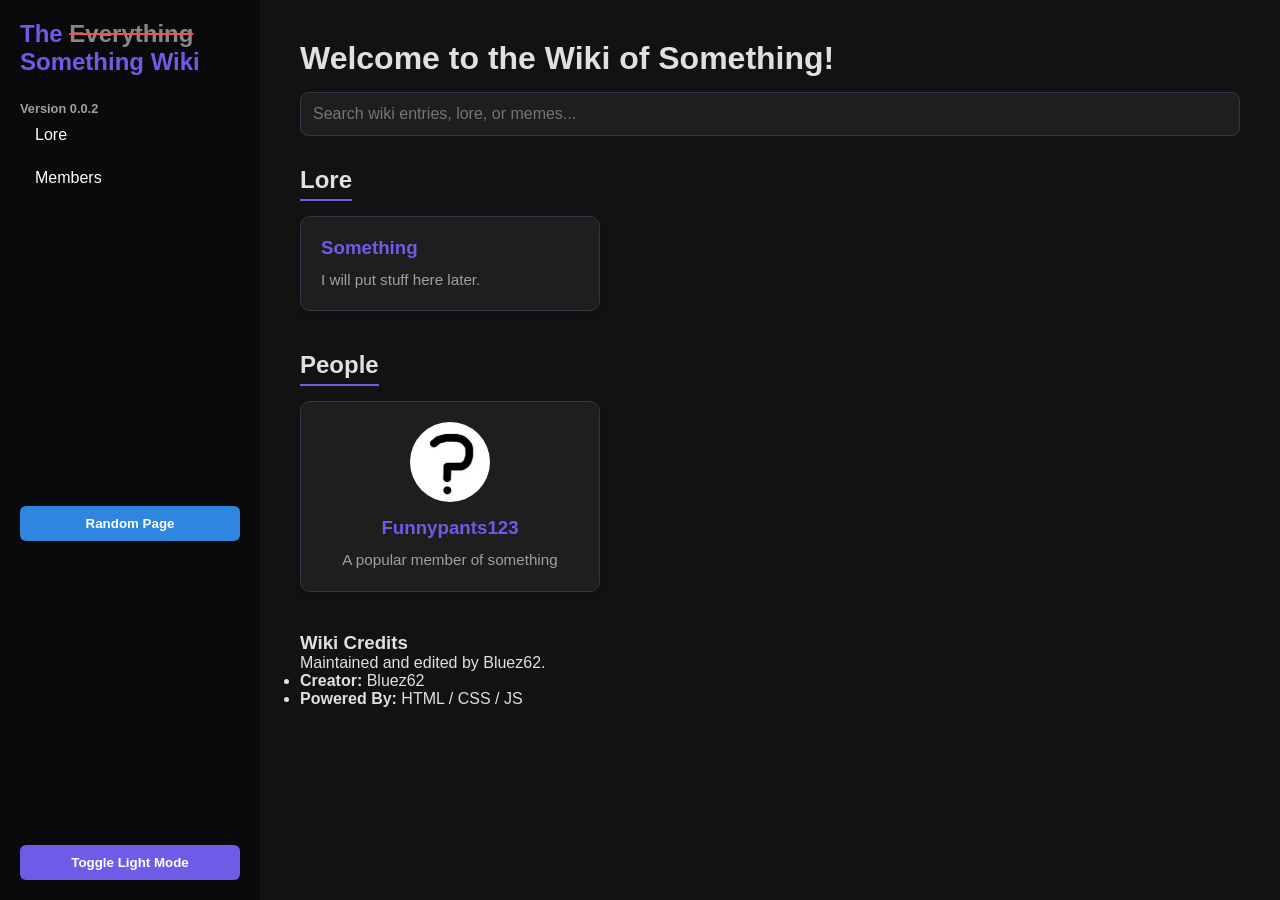
<file: index.html>
<!DOCTYPE html>
<html lang="en">
<head>
    <meta charset="UTF-8">
    <meta name="viewport" content="width=device-width, initial-scale=1.0">
    <title>The Something Wiki</title>
    <link rel="icon" type="image/x-icon" href="images/favicon.png">
    <link rel="stylesheet" href="style.css">
    <meta property="og:title" content="The Something Wiki" />
    <meta property="og:description" content="The Something Wiki is on a mission to document important history." />
    <meta property="og:image" content="https://bluez62.github.io/thesomethingwiki/images/preview.png" />
    <meta property="og:url" content="https://bluez62.github.io/thesomethingwiki" />
</head>
<body data-theme="dark">

    <!-- SIDEBAR NAVIGATION -->
    <sidebar>
        <h2>The <del>Everything</del> Something Wiki</h2>
        <div class="version-badge">Version <span id="wikiVersion">0.0.7</span></div>
        <nav>
            <a href="#rules">Lore</a>
            <a href="#members">Members</a>
            <!-- <a href="#memes">Memes</a> -->
        </nav>
        <button id="randomPageBtn" class="theme-toggle-btn" style="background-color: #2e86de;">Random Page</button>
        <button class="theme-toggle-btn" id="themeToggle">Toggle Dark Mode</button>
    </sidebar>

    <!-- MAIN CONTENT AREA -->
    <main>
        <header>
            <h1>Welcome to the Wiki of Something!</h1>
            <input type="text" id="searchInput" class="search-bar" placeholder="Search wiki entries, lore, or memes...">
        </header>

        <!-- RULES SECTION -->
        <section id="rules" class="section">
            <h2 class="section-title">Lore</h2>
            <div class="grid">
                <article class="card searchable">
                    <h3>Something</h3>
                    <p>I will put stuff here later.</p>
            </div>
        </section>

        <!-- MEMBERS SECTION -->
        <section id="members" class="section">
            <h2 class="section-title">People</h2>
            <div class="grid">
                <a href="people/funnypants123" class="card member-card searchable" style="text-decoration: none; color: inherit;">
                    <img src="images/funnypants123.png" alt="Funnypants123 Avatar" class="avatar-img">
                    <h3>Funnypants123</h3>
                    <p>A popular member of something</p>
                </a>
            </div>
        </section>
        <!--<section id="memes" class="section">
            <h2 class="section-title">Memes</h2>
            <div class="grid">
                <article class="card searchable">
                    <h3>"I'm 5 mins away"</h3>
                    <p>Translation: I haven't left my bed yet and haven't showered.</p>
                </article>
                <article class="card searchable">
                    <h3>The Pizza Incident</h3>
                    <p>That one time Alex ordered 10 pizzas for 3 people by accident.</p>
                </article>
            </div>
        </section>
        -->
    <footer class="credits-box">
        <h3>Wiki Credits</h3>
        <p>Maintained and edited by Bluez62.</p>
        <ul class="credits-list">
            <li><strong>Creator:</strong> Bluez62</li>
            <li><strong>Powered By:</strong> HTML / CSS / JS</li>
        </ul>
    </footer>
    </main>
    <script src="script.js"></script>
</body>
</html>
</file>
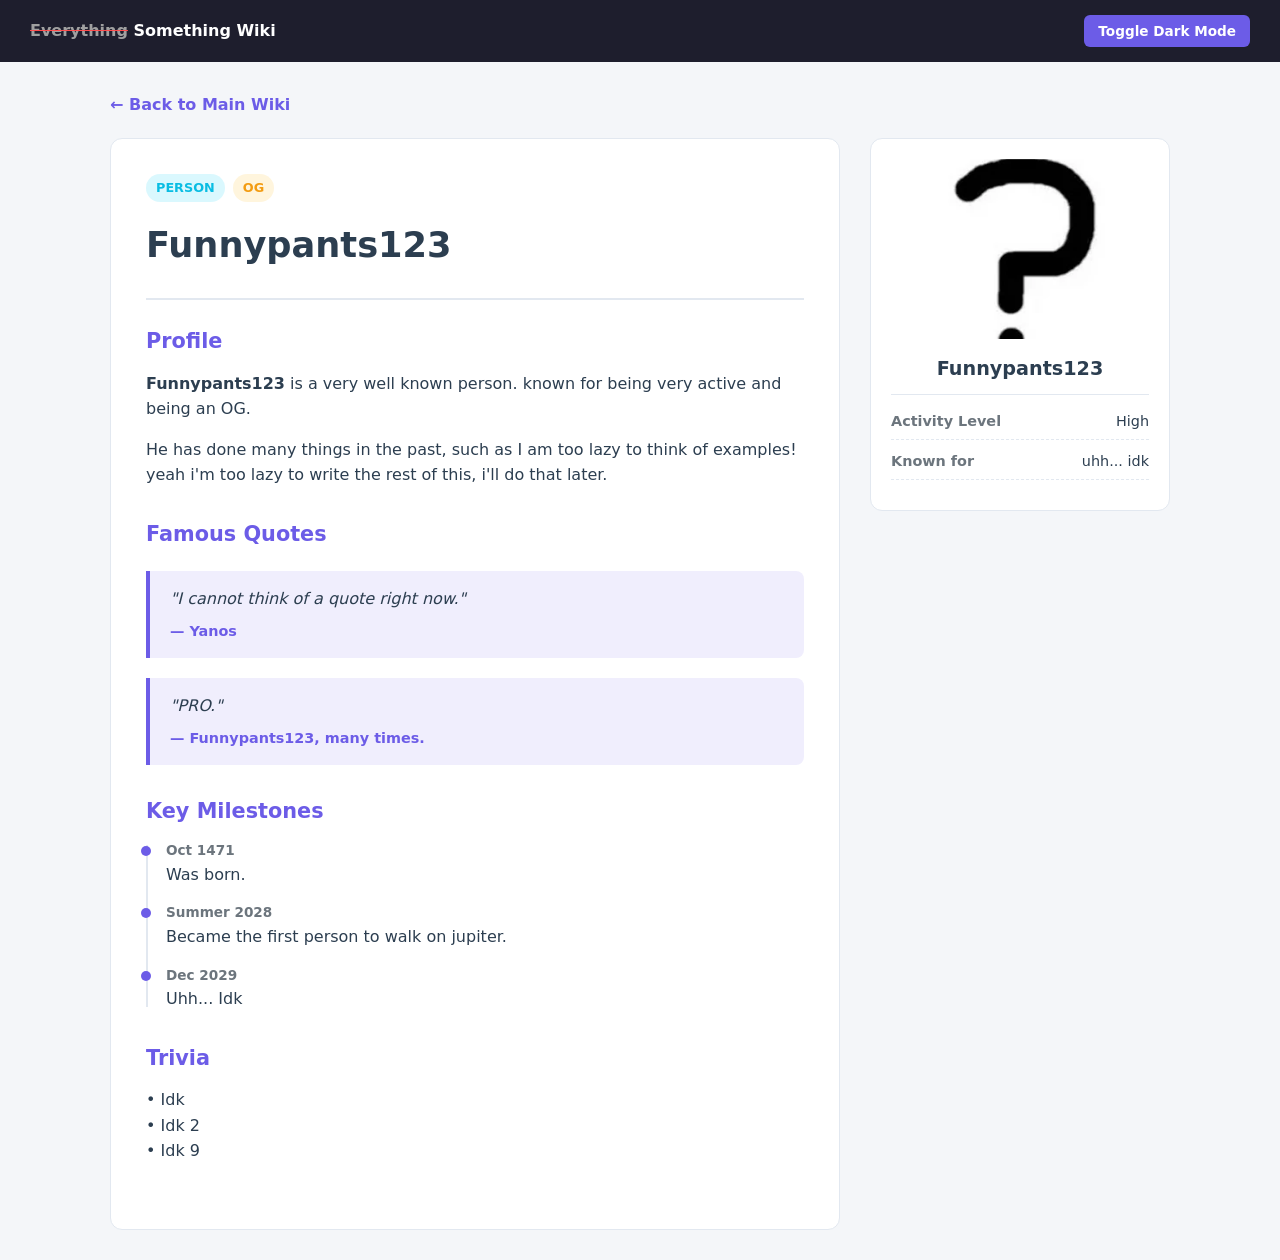
<file: funnypants123.html>
<!DOCTYPE html>
<html lang="en">
<head>
    <meta charset="UTF-8">
    <meta name="viewport" content="width=device-width, initial-scale=1.0">
    <title>Funnypants123 | The Something Wiki</title>
    <style>
        :root {
            --bg-color: #f4f6f9;
            --card-bg: #ffffff;
            --text-color: #2c3e50;
            --text-muted: #6c757d;
            --sidebar-bg: #1e1e2d;
            --accent-color: #6c5ce7;
            --accent-light: rgba(108, 92, 231, 0.1);
            --border-color: #e2e8f0;
            --quote-border: #6c5ce7;
            --badge-bg: #e2e8f0;
            --badge-text: #4a5568;
        }

        [data-theme="dark"] {
            --bg-color: #121212;
            --card-bg: #1e1e1e;
            --text-color: #e0e0e0;
            --text-muted: #a0a0a0;
            --sidebar-bg: #0a0a0c;
            --border-color: #2d3748;
            --badge-bg: #2d3748;
            --badge-text: #cbd5e0;
        }

        * {
            box-sizing: border-box;
            margin: 0;
            padding: 0;
            font-family: 'Segoe UI', system-ui, -apple-system, sans-serif;
        }

        body {
            background-color: var(--bg-color);
            color: var(--text-color);
            line-height: 1.6;
            transition: background 0.3s, color 0.3s;
        }

        /* Top Bar */
        .top-bar {
            background-color: var(--sidebar-bg);
            color: white;
            padding: 15px 30px;
            display: flex;
            justify-content: space-between;
            align-items: center;
            position: sticky;
            top: 0;
            z-index: 100;
        }

        .top-bar a {
            color: white;
            text-decoration: none;
            font-weight: 600;
        }

        .site-title del {
            color: #a0a0a0;
            text-decoration-color: #ff4d4d;
        }

        .theme-toggle-btn {
            background: var(--accent-color);
            color: white;
            border: none;
            padding: 8px 14px;
            border-radius: 6px;
            cursor: pointer;
            font-size: 0.85rem;
            font-weight: 600;
        }

        /* Main Container Layout */
        .container {
            max-width: 1100px;
            margin: 30px auto;
            padding: 0 20px;
            display: grid;
            grid-template-columns: 1fr 300px;
            gap: 30px;
        }

        /* Back Button */
        .back-nav {
            grid-column: 1 / -1;
            margin-bottom: -10px;
        }

        .back-nav a {
            color: var(--accent-color);
            text-decoration: none;
            font-weight: 600;
        }

        /* Article Main Column */
        .article-content {
            background-color: var(--card-bg);
            padding: 35px;
            border-radius: 12px;
            border: 1px solid var(--border-color);
        }

        .article-header {
            border-bottom: 2px solid var(--border-color);
            padding-bottom: 15px;
            margin-bottom: 25px;
        }

        .article-title {
            font-size: 2.2rem;
            margin-bottom: 10px;
        }

        /* Category Badges */
        .tags {
            display: flex;
            gap: 8px;
            margin-bottom: 15px;
        }

        .tag {
            background: var(--badge-bg);
            color: var(--badge-text);
            padding: 4px 10px;
            border-radius: 20px;
            font-size: 0.8rem;
            font-weight: 600;
            text-transform: uppercase;
        }

        .tag.person { background: rgba(72, 219, 251, 0.2); color: #0abde3; }
        .tag.vip { background: rgba(254, 202, 87, 0.2); color: #f39c12; }

        /* Content Sections */
        .section {
            margin-bottom: 30px;
        }

        .section-title {
            font-size: 1.3rem;
            margin-bottom: 12px;
            color: var(--accent-color);
            display: flex;
            align-items: center;
            gap: 8px;
        }

        p {
            margin-bottom: 15px;
            color: var(--text-color);
        }

        /* Quotes Block */
        .quote-box {
            background-color: var(--accent-light);
            border-left: 4px solid var(--quote-border);
            padding: 15px 20px;
            margin: 20px 0;
            border-radius: 0 8px 8px 0;
            font-style: italic;
        }

        .quote-author {
            display: block;
            margin-top: 8px;
            font-style: normal;
            font-weight: bold;
            font-size: 0.9rem;
            color: var(--accent-color);
        }

        /* Timeline List */
        .timeline {
            list-style: none;
            position: relative;
            padding-left: 20px;
        }

        .timeline::before {
            content: '';
            position: absolute;
            left: 0;
            top: 5px;
            bottom: 5px;
            width: 2px;
            background: var(--border-color);
        }

        .timeline-item {
            position: relative;
            margin-bottom: 15px;
        }

        .timeline-item::before {
            content: '';
            position: absolute;
            left: -25px;
            top: 6px;
            width: 10px;
            height: 10px;
            border-radius: 50%;
            background: var(--accent-color);
        }

        .timeline-date {
            font-size: 0.85rem;
            color: var(--text-muted);
            font-weight: bold;
        }

        /* Wikipedia Style Sidebar (Infobox) */
        .infobox {
            background-color: var(--card-bg);
            border: 1px solid var(--border-color);
            border-radius: 12px;
            padding: 20px;
            height: fit-content;
        }

        .infobox-image {
            width: 100%;
            height: 180px;
            background-color: var(--border-color);
            border-radius: 8px;
            display: flex;
            align-items: center;
            justify-content: center;
            font-size: 3rem;
            margin-bottom: 15px;
            overflow: hidden;
        }

        .infobox-image img {
            width: 100%;
            height: 100%;
            object-fit: cover;
        }

        .infobox-title {
            text-align: center;
            font-size: 1.2rem;
            font-weight: bold;
            margin-bottom: 15px;
            padding-bottom: 10px;
            border-bottom: 1px solid var(--border-color);
        }

        .infobox-row {
            display: flex;
            justify-content: space-between;
            font-size: 0.9rem;
            margin-bottom: 10px;
            padding-bottom: 6px;
            border-bottom: 1px dashed var(--border-color);
        }

        .infobox-label {
            font-weight: bold;
            color: var(--text-muted);
        }

        .infobox-value {
            text-align: right;
        }

        @media (max-width: 800px) {
            .container {
                grid-template-columns: 1fr;
            }
            .infobox {
                order: -1;
            }
        }
    </style>
</head>
<body>

    <!-- TOP HEADER BAR -->
    <header class="top-bar">
        <a href="index.html" class="site-title"><del>Everything</del> Something Wiki</a>
        <button class="theme-toggle-btn" id="themeToggle">Toggle Dark Mode</button>
    </header>

    <div class="container">
        <!-- BACK NAVIGATION -->
        <div class="back-nav">
            <a href="index.html">&larr; Back to Main Wiki</a>
        </div>

        <!-- MAIN ARTICLE -->
        <main class="article-content">
            <header class="article-header">
                <div class="tags">
                    <span class="tag person">Person</span>
                    <span class="tag vip">OG</span>
                </div>
                <h1 class="article-title">Funnypants123</h1>
            </header>

            <!-- SECTION 1: OVERVIEW -->
            <section class="section">
                <h2 class="section-title">Profile</h2>
                <p>
                    <strong>Funnypants123</strong> is a very well known person. known for being very active and being an OG.
                </p>
                <p>
                    He has done many things in the past, such as I am too lazy to think of examples! yeah i'm too lazy to write the rest of this, i'll do that later.
                </p>
            </section>

            <!-- SECTION 2: FAMOUS QUOTES LOG -->
            <section class="section">
                <h2 class="section-title">Famous Quotes</h2>
                <div class="quote-box">
                    "I cannot think of a quote right now."
                    <span class="quote-author">— Yanos</span>
                </div>
                <div class="quote-box">
                    "PRO."
                    <span class="quote-author">— Funnypants123, many times.</span>
                </div>
            </section>

            <!-- SECTION 3: TIMELINE OF EVENTS -->
            <section class="section">
                <h2 class="section-title">Key Milestones</h2>
                <ul class="timeline">
                    <li class="timeline-item">
                        <div class="timeline-date">Oct 1471</div>
                        <div>Was born.</div>
                    </li>
                    <li class="timeline-item">
                        <div class="timeline-date">Summer 2028</div>
                        <div>Became the first person to walk on jupiter.</div>
                    </li>
                    <li class="timeline-item">
                        <div class="timeline-date">Dec 2029</div>
                        <div>Uhh... Idk</div>
                    </li>
                </ul>
            </section>

            <!-- SECTION 4: TRIVIA -->
            <section class="section">
                <h2 class="section-title">Trivia</h2>
                <p>
                    • Idk<br>
                    • Idk 2<br>
                    • Idk 9
                </p>
            </section>
        </main>

        <!-- SIDEBAR INFOBOX -->
        <aside class="infobox">
            <div class="infobox-image">
                <img src="funnypants123.png" alt="Funnypants123">
            </div>
            <div class="infobox-title">Funnypants123</div>

            <div class="infobox-row">
                <span class="infobox-label">Activity Level</span>
                <span class="infobox-value">High</span>
            </div>

            <div class="infobox-row">
                <span class="infobox-label">Known for</span>
                <span class="infobox-value">uhh... idk</span>
            </div>
        </aside>
    </div>

    <!-- JAVASCRIPT FOR DARK MODE TOGGLE -->
    <script>
        const themeToggleBtn = document.getElementById('themeToggle');
        themeToggleBtn.addEventListener('click', () => {
            const currentTheme = document.body.getAttribute('data-theme');
            if (currentTheme === 'dark') {
                document.body.removeAttribute('data-theme');
                themeToggleBtn.textContent = 'Toggle Dark Mode';
            } else {
                document.body.setAttribute('data-theme', 'dark');
                themeToggleBtn.textContent = 'Toggle Light Mode';
            }
        });
    </script>
</body>
</html>
</file>
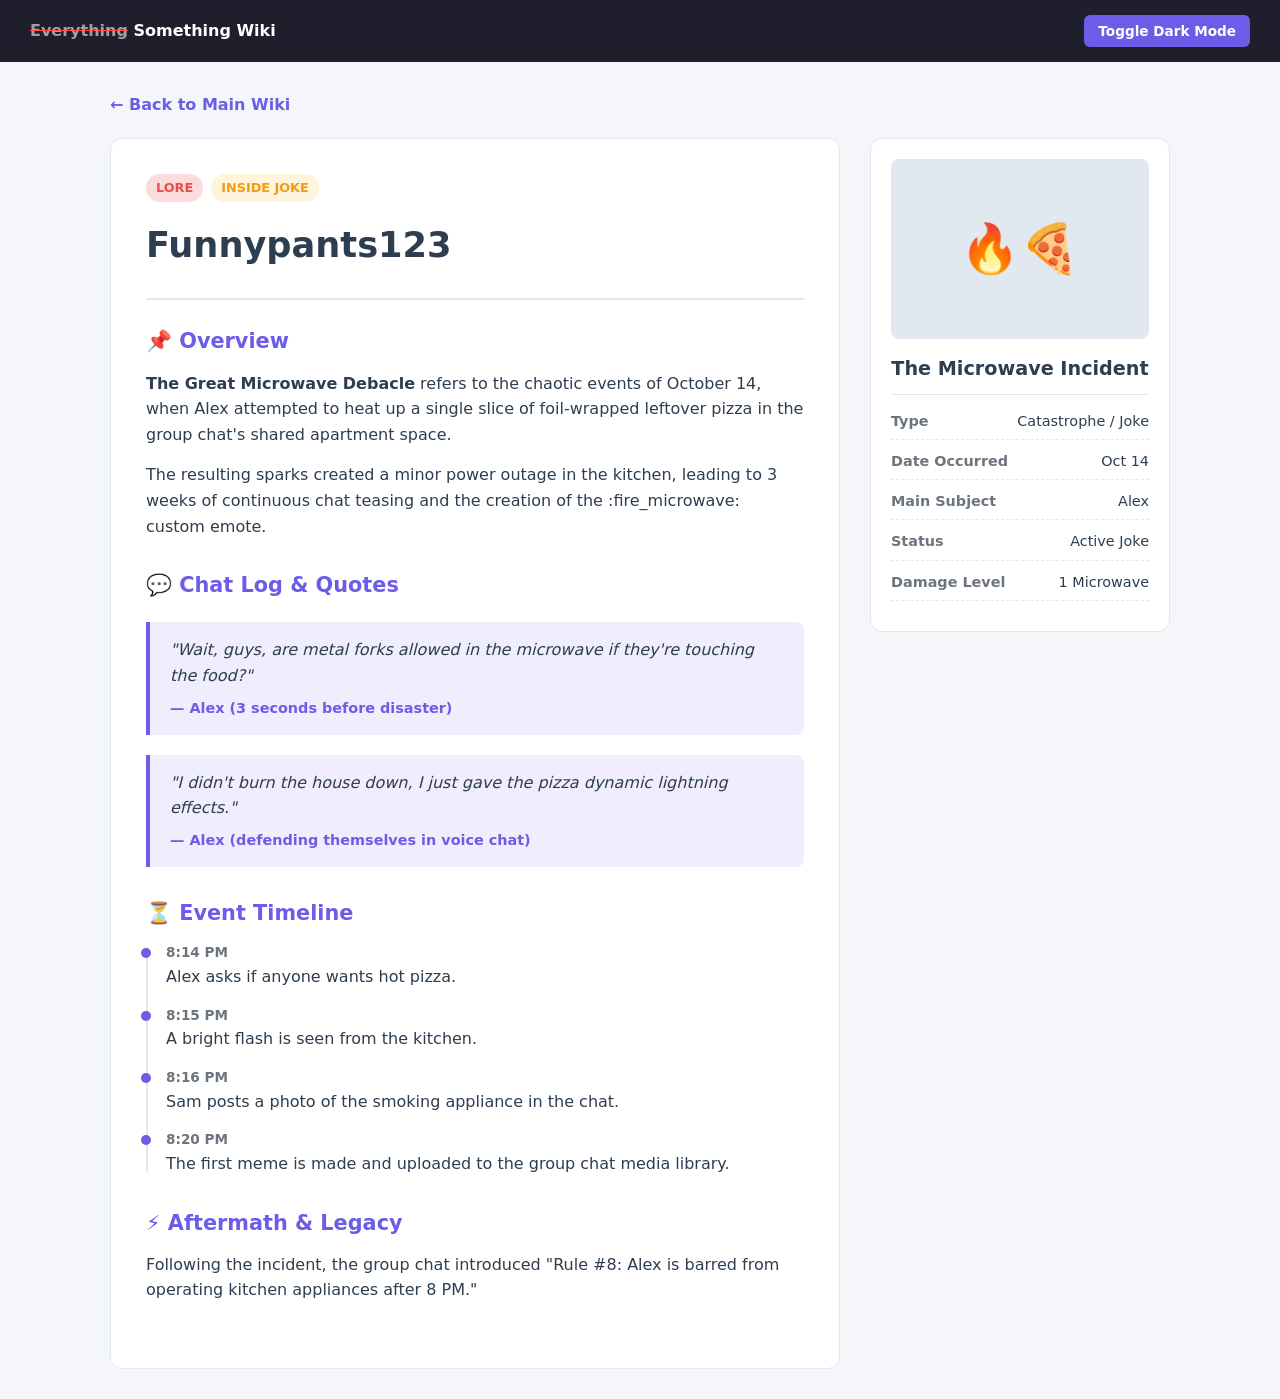
<file: template.html>
<!DOCTYPE html>
<html lang="en">
<head>
    <meta charset="UTF-8">
    <meta name="viewport" content="width=device-width, initial-scale=1.0">
    <title>Funnypants123 | The Something Wiki</title>
    <style>
        :root {
            --bg-color: #f4f6f9;
            --card-bg: #ffffff;
            --text-color: #2c3e50;
            --text-muted: #6c757d;
            --sidebar-bg: #1e1e2d;
            --accent-color: #6c5ce7;
            --accent-light: rgba(108, 92, 231, 0.1);
            --border-color: #e2e8f0;
            --quote-border: #6c5ce7;
            --badge-bg: #e2e8f0;
            --badge-text: #4a5568;
        }

        [data-theme="dark"] {
            --bg-color: #121212;
            --card-bg: #1e1e1e;
            --text-color: #e0e0e0;
            --text-muted: #a0a0a0;
            --sidebar-bg: #0a0a0c;
            --border-color: #2d3748;
            --badge-bg: #2d3748;
            --badge-text: #cbd5e0;
        }

        * {
            box-sizing: border-box;
            margin: 0;
            padding: 0;
            font-family: 'Segoe UI', system-ui, -apple-system, sans-serif;
        }

        body {
            background-color: var(--bg-color);
            color: var(--text-color);
            line-height: 1.6;
            transition: background 0.3s, color 0.3s;
        }

        /* Top Bar */
        .top-bar {
            background-color: var(--sidebar-bg);
            color: white;
            padding: 15px 30px;
            display: flex;
            justify-content: space-between;
            align-items: center;
            position: sticky;
            top: 0;
            z-index: 100;
        }

        .top-bar a {
            color: white;
            text-decoration: none;
            font-weight: 600;
        }

        .site-title del {
            color: #a0a0a0;
            text-decoration-color: #ff4d4d;
        }

        .theme-toggle-btn {
            background: var(--accent-color);
            color: white;
            border: none;
            padding: 8px 14px;
            border-radius: 6px;
            cursor: pointer;
            font-size: 0.85rem;
            font-weight: 600;
        }

        /* Main Container Layout */
        .container {
            max-width: 1100px;
            margin: 30px auto;
            padding: 0 20px;
            display: grid;
            grid-template-columns: 1fr 300px; /* Main content left, Infobox right */
            gap: 30px;
        }

        /* Back Button */
        .back-nav {
            grid-column: 1 / -1;
            margin-bottom: -10px;
        }

        .back-nav a {
            color: var(--accent-color);
            text-decoration: none;
            font-weight: 600;
        }

        /* Article Main Column */
        .article-content {
            background-color: var(--card-bg);
            padding: 35px;
            border-radius: 12px;
            border: 1px solid var(--border-color);
        }

        .article-header {
            border-bottom: 2px solid var(--border-color);
            padding-bottom: 15px;
            margin-bottom: 25px;
        }

        .article-title {
            font-size: 2.2rem;
            margin-bottom: 10px;
        }

        /* Category Badges */
        .tags {
            display: flex;
            gap: 8px;
            margin-bottom: 15px;
        }

        .tag {
            background: var(--badge-bg);
            color: var(--badge-text);
            padding: 4px 10px;
            border-radius: 20px;
            font-size: 0.8rem;
            font-weight: 600;
            text-transform: uppercase;
        }

        .tag.lore { background: rgba(235, 77, 75, 0.2); color: #eb4d4b; }
        .tag.person { background: rgba(72, 219, 251, 0.2); color: #0abde3; }
        .tag.joke { background: rgba(254, 202, 87, 0.2); color: #f39c12; }

        /* Content Sections */
        .section {
            margin-bottom: 30px;
        }

        .section-title {
            font-size: 1.3rem;
            margin-bottom: 12px;
            color: var(--accent-color);
            display: flex;
            align-items: center;
            gap: 8px;
        }

        p {
            margin-bottom: 15px;
            color: var(--text-color);
        }

        /* Quotes Block */
        .quote-box {
            background-color: var(--accent-light);
            border-left: 4px solid var(--quote-border);
            padding: 15px 20px;
            margin: 20px 0;
            border-radius: 0 8px 8px 0;
            font-style: italic;
        }

        .quote-author {
            display: block;
            margin-top: 8px;
            font-style: normal;
            font-weight: bold;
            font-size: 0.9rem;
            color: var(--accent-color);
        }

        /* Timeline List */
        .timeline {
            list-style: none;
            position: relative;
            padding-left: 20px;
        }

        .timeline::before {
            content: '';
            position: absolute;
            left: 0;
            top: 5px;
            bottom: 5px;
            width: 2px;
            background: var(--border-color);
        }

        .timeline-item {
            position: relative;
            margin-bottom: 15px;
        }

        .timeline-item::before {
            content: '';
            position: absolute;
            left: -25px;
            top: 6px;
            width: 10px;
            height: 10px;
            border-radius: 50%;
            background: var(--accent-color);
        }

        .timeline-date {
            font-size: 0.85rem;
            color: var(--text-muted);
            font-weight: bold;
        }

        /* Wikipedia Style Sidebar (Infobox) */
        .infobox {
            background-color: var(--card-bg);
            border: 1px solid var(--border-color);
            border-radius: 12px;
            padding: 20px;
            height: fit-content;
        }

        .infobox-image {
            width: 100%;
            height: 180px;
            background-color: var(--border-color);
            border-radius: 8px;
            display: flex;
            align-items: center;
            justify-content: center;
            font-size: 3rem;
            margin-bottom: 15px;
            overflow: hidden;
        }

        .infobox-image img {
            width: 100%;
            height: 100%;
            object-fit: cover;
        }

        .infobox-title {
            text-align: center;
            font-size: 1.2rem;
            font-weight: bold;
            margin-bottom: 15px;
            padding-bottom: 10px;
            border-bottom: 1px solid var(--border-color);
        }

        .infobox-row {
            display: flex;
            justify-content: space-between;
            font-size: 0.9rem;
            margin-bottom: 10px;
            padding-bottom: 6px;
            border-bottom: 1px dashed var(--border-color);
        }

        .infobox-label {
            font-weight: bold;
            color: var(--text-muted);
        }

        .infobox-value {
            text-align: right;
        }

        /* Responsive */
        @media (max-width: 800px) {
            .container {
                grid-template-columns: 1fr;
            }
            .infobox {
                order: -1; /* Puts infobox on top for mobile screens */
            }
        }
    </style>
</head>
<body>

    <!-- TOP HEADER BAR -->
    <header class="top-bar">
        <a href="index.html" class="site-title"><del>Everything</del> Something Wiki</a>
        <button class="theme-toggle-btn" id="themeToggle">Toggle Dark Mode</button>
    </header>

    <div class="container">
        <!-- BACK NAVIGATION -->
        <div class="back-nav">
            <a href="index.html">&larr; Back to Main Wiki</a>
        </div>

        <!-- MAIN ARTICLE -->
        <main class="article-content">
            <header class="article-header">
                <div class="tags">
                    <span class="tag lore">Lore</span>
                    <span class="tag joke">Inside Joke</span>
                </div>
                <h1 class="article-title">Funnypants123</h1>
            </header>

            <!-- SECTION 1: OVERVIEW -->
            <section class="section">
                <h2 class="section-title">📌 Overview</h2>
                <p>
                    <strong>The Great Microwave Debacle</strong> refers to the chaotic events of October 14, when 
                    Alex attempted to heat up a single slice of foil-wrapped leftover pizza in the group chat's shared apartment space.
                </p>
                <p>
                    The resulting sparks created a minor power outage in the kitchen, leading to 3 weeks of continuous chat teasing and the creation of the <code>:fire_microwave:</code> custom emote.
                </p>
            </section>

            <!-- SECTION 2: FAMOUS QUOTES LOG -->
            <section class="section">
                <h2 class="section-title">💬 Chat Log & Quotes</h2>
                <div class="quote-box">
                    "Wait, guys, are metal forks allowed in the microwave if they're touching the food?"
                    <span class="quote-author">— Alex (3 seconds before disaster)</span>
                </div>
                <div class="quote-box">
                    "I didn't burn the house down, I just gave the pizza dynamic lightning effects."
                    <span class="quote-author">— Alex (defending themselves in voice chat)</span>
                </div>
            </section>

            <!-- SECTION 3: TIMELINE OF EVENTS -->
            <section class="section">
                <h2 class="section-title">⏳ Event Timeline</h2>
                <ul class="timeline">
                    <li class="timeline-item">
                        <div class="timeline-date">8:14 PM</div>
                        <div>Alex asks if anyone wants hot pizza.</div>
                    </li>
                    <li class="timeline-item">
                        <div class="timeline-date">8:15 PM</div>
                        <div>A bright flash is seen from the kitchen.</div>
                    </li>
                    <li class="timeline-item">
                        <div class="timeline-date">8:16 PM</div>
                        <div>Sam posts a photo of the smoking appliance in the chat.</div>
                    </li>
                    <li class="timeline-item">
                        <div class="timeline-date">8:20 PM</div>
                        <div>The first meme is made and uploaded to the group chat media library.</div>
                    </li>
                </ul>
            </section>

            <!-- SECTION 4: CONSEQUENCES / IMPACT -->
            <section class="section">
                <h2 class="section-title">⚡ Aftermath & Legacy</h2>
                <p>
                    Following the incident, the group chat introduced "Rule #8: Alex is barred from operating kitchen appliances after 8 PM."
                </p>
            </section>
        </main>

        <!-- SIDEBAR INFOBOX -->
        <aside class="infobox">
            <!-- Icon/Emoji Placeholder or Image -->
            <div class="infobox-image">
                🔥🍕
                <!-- To use a real image instead: <img src="image.jpg" alt="Microwave"> -->
            </div>
            <div class="infobox-title">The Microwave Incident</div>

            <div class="infobox-row">
                <span class="infobox-label">Type</span>
                <span class="infobox-value">Catastrophe / Joke</span>
            </div>

            <div class="infobox-row">
                <span class="infobox-label">Date Occurred</span>
                <span class="infobox-value">Oct 14</span>
            </div>

            <div class="infobox-row">
                <span class="infobox-label">Main Subject</span>
                <span class="infobox-value">Alex</span>
            </div>

            <div class="infobox-row">
                <span class="infobox-label">Status</span>
                <span class="infobox-value">Active Joke</span>
            </div>

            <div class="infobox-row">
                <span class="infobox-label">Damage Level</span>
                <span class="infobox-value">1 Microwave</span>
            </div>
        </aside>
    </div>

    <!-- JAVASCRIPT FOR DARK MODE TOGGLE -->
    <script>
        const themeToggleBtn = document.getElementById('themeToggle');
        themeToggleBtn.addEventListener('click', () => {
            const currentTheme = document.body.getAttribute('data-theme');
            if (currentTheme === 'dark') {
                document.body.removeAttribute('data-theme');
                themeToggleBtn.textContent = 'Toggle Dark Mode';
            } else {
                document.body.setAttribute('data-theme', 'dark');
                themeToggleBtn.textContent = 'Toggle Light Mode';
            }
        });
    </script>
</body>
</html>
</file>
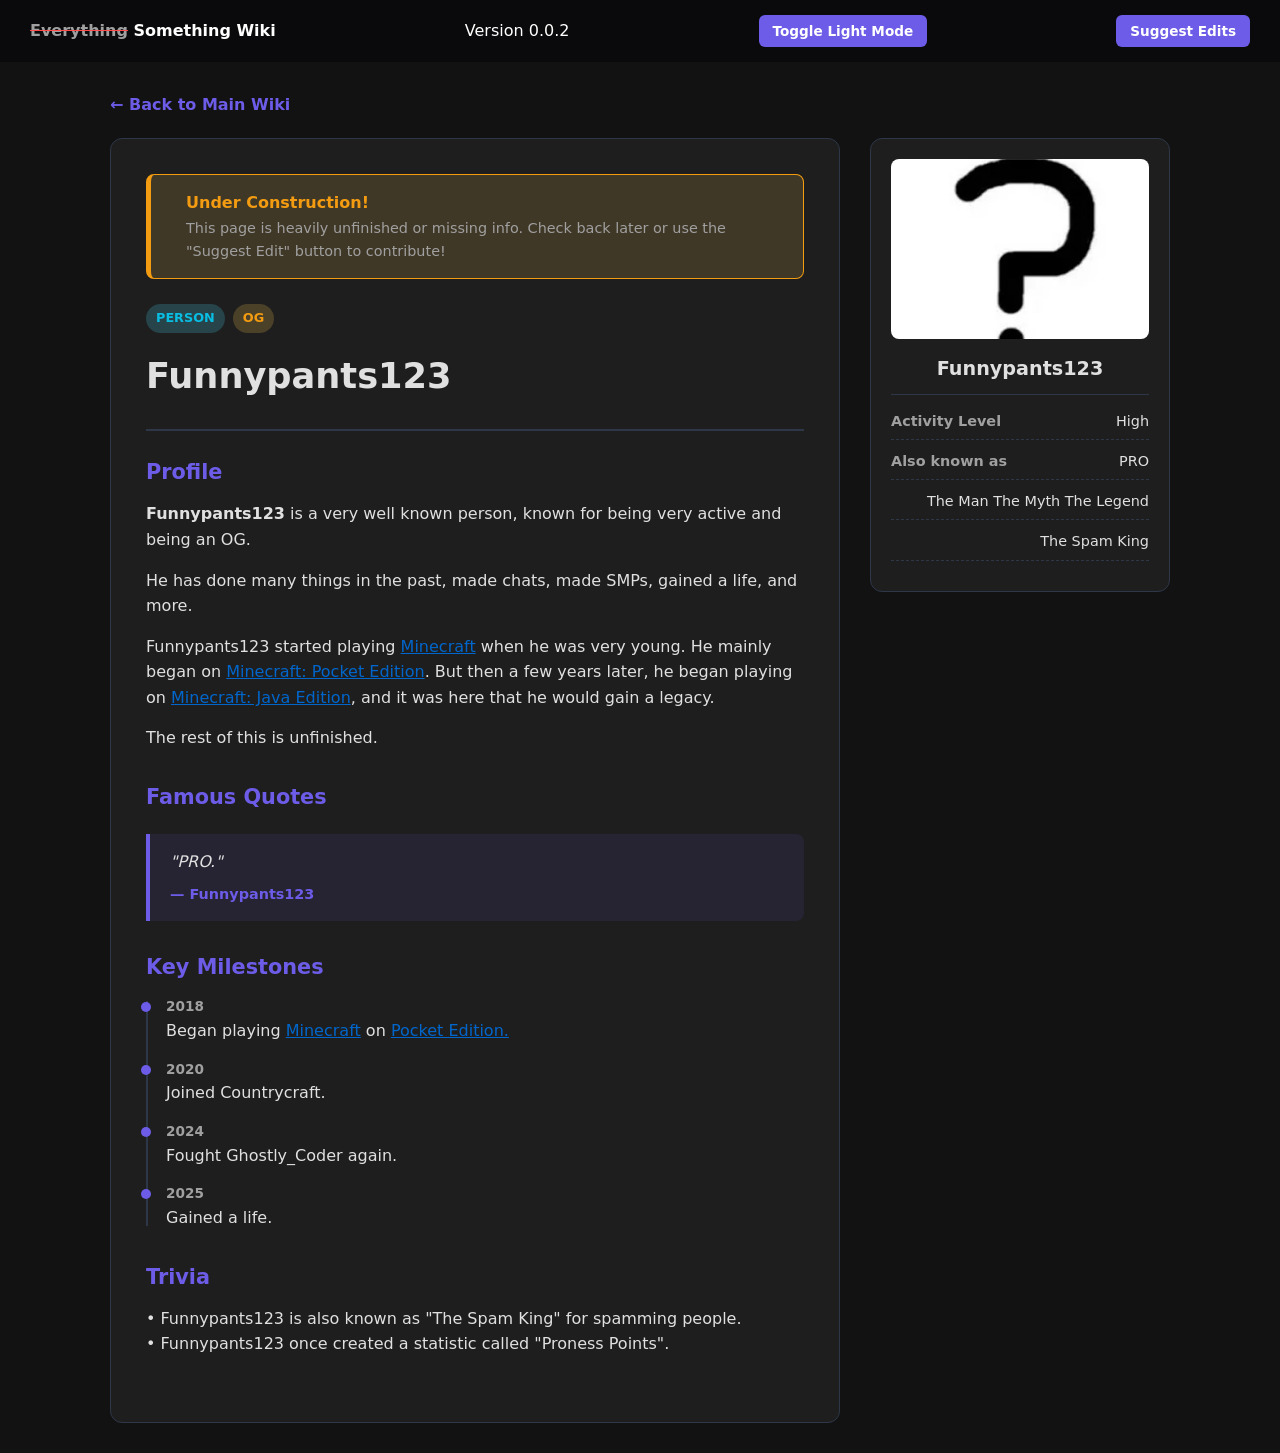
<file: people/funnypants123.html>
<!DOCTYPE html>
<html lang="en">
<head>
    <meta charset="UTF-8">
    <meta name="viewport" content="width=device-width, initial-scale=1.0">
    <title>Funnypants123 | The Something Wiki</title>
    <link rel="stylesheet" href="people.css">
</head>
<body data-theme="dark">

    <!-- TOP HEADER BAR -->
    <header class="top-bar">
        <a href=".." class="site-title"><del>Everything</del> Something Wiki</a>
        <div class="version-badge">Version <span id="wikiVersion">0.0.7</span></div>
        <button class="theme-toggle-btn" id="themeToggle">Toggle Dark Mode</button>

        <button id="openSubmitModalBtn" class="theme-toggle-btn" style="background-color: var(--accent-color);">Suggest Edits</button>

        <!-- Submit Changes Modal -->
        <div id="submitModal" class="modal-overlay" style="display: none;">
            <div class="modal-content">
                <button id="closeSubmitModalBtn" style="position: absolute; top: 10px; right: 15px; background: none; border: none; font-size: 1.5rem; color: var(--text-color); cursor: pointer;">&times;</button>
                <h3>Suggest Changes for Funnypants123</h3>
                <!-- Embed Google Form right into the page -->
                <iframe src="https://forms.gle/fhAfgkQLr7mm38bJ9" width="100%" height="500" frameborder="0">Loading…</iframe>
            </div>
        </div>
    </header>

    <div class="container">
        <!-- BACK NAVIGATION -->
        <div class="back-nav">
            <a href="..">&larr; Back to Main Wiki</a>
        </div>
        

        <!-- MAIN ARTICLE -->
        <main class="article-content">
            <!-- UNFINISHED PAGE NOTICE BANNER -->
            <div class="wip-banner">
                <span class="wip-icon"></span>
                <div class="wip-text">
                    <strong>Under Construction!</strong>
                    <p>This page is heavily unfinished or missing info. Check back later or use the "Suggest Edit" button to contribute!</p>
                </div>
            </div>
            <header class="article-header">
                <div class="tags">
                    <span class="tag person">Person</span>
                    <span class="tag vip">OG</span>
                </div>
                <h1 class="article-title">Funnypants123</h1>
            </header>

            <!-- SECTION 1: OVERVIEW -->
            <section class="section">
                <h2 class="section-title">Profile</h2>
                <p>
                    <strong>Funnypants123</strong> is a very well known person, known for being very active and being an OG.
                </p>
                <p>
                    He has done many things in the past, made chats, made SMPs, gained a life, and more.
                </p>

                <p>Funnypants123 started playing <a href="https://minecraft.wiki/" class="fake-link">Minecraft</a> when he was very young. He mainly began on <a href="https://minecraft.wiki/w/Pocket_Edition" class="fake-link">Minecraft: Pocket Edition</a>. But then a few years later, he began playing on <a href="https://minecraft.wiki/w/Java_Edition" class="fake-link">Minecraft: Java Edition</a>, and it was here that he would gain a legacy.</p>

                <p>The rest of this is unfinished.</p>
            </section>

            <!-- SECTION 2: FAMOUS QUOTES LOG -->
            <section class="section">
                <h2 class="section-title">Famous Quotes</h2>
                <div class="quote-box">
                    "PRO."
                    <span class="quote-author">— Funnypants123</span>
                </div>
            </section>

            <!-- SECTION 3: TIMELINE OF EVENTS -->
            <section class="section">
                <h2 class="section-title">Key Milestones</h2>
                <ul class="timeline">
                    <li class="timeline-item">
                        <div class="timeline-date">2018</div>
                        <div>Began playing <a href="https://minecraft.wiki/" class="fake-link">Minecraft</a> on <a href="https://minecraft.wiki/w/Pocket_Edition" class="fake-link">Pocket Edition.</a></div>
                    </li>
                    <li class="timeline-item">
                        <div class="timeline-date">2020</div>
                        <div>Joined Countrycraft.</div>
                    </li>
                    <li class="timeline-item">
                        <div class="timeline-date">2024</div>
                        <div>Fought Ghostly_Coder again.</div>
                    </li>
                    <li class="timeline-item">
                        <div class="timeline-date">2025</div>
                        <div>Gained a life.</div>
                    </li>
                </ul>
            </section>

            <!-- SECTION 4: TRIVIA -->
            <section class="section">
                <h2 class="section-title">Trivia</h2>
                <p>
                    • Funnypants123 is also known as "The Spam King" for spamming people.<br>
                    • Funnypants123 once created a statistic called "Proness Points".<br>
                </p>
            </section>
        </main>

        <!-- SIDEBAR INFOBOX -->
        <aside class="infobox">
            <div class="infobox-image">
                <img src="../images/funnypants123.png" alt="Funnypants123">
            </div>
            <div class="infobox-title">Funnypants123</div>

            <div class="infobox-row">
                <span class="infobox-label">Activity Level</span>
                <span class="infobox-value">High</span>
            </div>

            <div class="infobox-row">
                <span class="infobox-label">Also known as</span>
                <span class="infobox-value">PRO</span>
            </div>
            <div class="infobox-row">
                <span class="infobox-label"></span>
                <span class="infobox-value">The Man The Myth The Legend</span>
            </div>
            <div class="infobox-row">
                <span class="infobox-label"></span>
                <span class="infobox-value">The Spam King</span>
            </div>
        </aside>
    </div>

    <script src="../script.js"></script>
</body>
</html>
</file>
<file: style.css>
/* CSS STYLES */
:root {
    --bg-color: #f4f6f9;
    --card-bg: #ffffff;
    --text-color: #333333;
    --text-muted: #666666;
    --sidebar-bg: #1e1e2d;
    --sidebar-text: #ffffff;
    --accent-color: #6c5ce7;
    --accent-hover: #5b4bc4;
    --border-color: #e0e0e0;
}

/* Base default styles for Light Mode */
body[data-theme="light"] {
    --bg-color: #f4f6f9;
    --card-bg: #ffffff;
    --text-color: #2c3e50;
    --text-muted: #6c757d;
    --sidebar-bg: #1e1e2d;
    --border-color: #e2e8f0;
}

/* Dark Mode styles */
body[data-theme="dark"] {
    --bg-color: #121212;
    --card-bg: #1e1e1e;
    --text-color: #e0e0e0;
    --text-muted: #a0a0a0;
    --sidebar-bg: #0a0a0c;
    --border-color: #2d3748;
}

* {
    box-sizing: border-box;
    margin: 0;
    padding: 0;
    font-family: 'Segoe UI', Tahoma, Geneva, Verdana, sans-serif;
}

body {
    display: flex;
    background-color: var(--bg-color);
    color: var(--text-color);
    min-height: 100vh;
    transition: background 0.3s, color 0.3s;
}

/* Sidebar Styling */
sidebar {
    width: 260px;
    background-color: var(--sidebar-bg);
    color: var(--sidebar-text);
    padding: 20px;
    display: flex;
    flex-direction: column;
    position: fixed;
    height: 100vh;
}

sidebar h2 {
    margin-bottom: 20px;
    color: var(--accent-color);
}

sidebar nav a {
    display: block;
    color: var(--sidebar-text);
    text-decoration: none;
    padding: 10px 15px;
    border-radius: 6px;
    margin-bottom: 5px;
    transition: 0.2s;
}

sidebar nav a:hover {
    background-color: rgba(255, 255, 255, 0.1);
}

.theme-toggle-btn {
    margin-top: auto;
    padding: 10px;
    background-color: var(--accent-color);
    color: white;
    border: none;
    border-radius: 6px;
    cursor: pointer;
    font-weight: bold;
}

.theme-toggle-btn:hover {
    background-color: var(--accent-hover);
}

/* Main Content Layout */
main {
    margin-left: 260px;
    flex: 1;
    padding: 40px;
}

header {
    margin-bottom: 30px;
}

.search-bar {
    width: 100%;
    padding: 12px;
    border-radius: 8px;
    border: 1px solid var(--border-color);
    background-color: var(--card-bg);
    color: var(--text-color);
    font-size: 1rem;
    margin-top: 15px;
}

.section {
    margin-bottom: 40px;
}

.section-title {
    font-size: 1.5rem;
    margin-bottom: 15px;
    border-bottom: 2px solid var(--accent-color);
    display: inline-block;
    padding-bottom: 5px;
}

/* Grid for Cards */
.grid {
    display: grid;
    grid-template-columns: repeat(auto-fill, minmax(280px, 1fr));
    gap: 20px;
}

.card {
    background-color: var(--card-bg);
    border: 1px solid var(--border-color);
    border-radius: 10px;
    padding: 20px;
    box-shadow: 0 4px 6px rgba(0,0,0,0.05);
    transition: transform 0.2s;
}

.card:hover {
    transform: translateY(-5px);
}

.card h3 {
    margin-bottom: 10px;
    color: var(--accent-color);
}

.card p {
    color: var(--text-muted);
    font-size: 0.95rem;
    line-height: 1.4;
}

/* Member Profile Cards */
.member-card {
    text-align: center;
    cursor: pointer;
}

.avatar {
    width: 80px;
    height: 80px;
    border-radius: 50%;
    background-color: var(--accent-color);
    color: white;
    display: flex;
    align-items: center;
    justify-content: center;
    font-size: 2rem;
    font-weight: bold;
    margin: 0 auto 15px;
}

/* Modal Popup */
.modal {
    display: none;
    position: fixed;
    top: 0; left: 0; width: 100%; height: 100%;
    background: rgba(0,0,0,0.5);
    align-items: center;
    justify-content: center;
}

.modal-content {
    background: var(--card-bg);
    padding: 30px;
    border-radius: 10px;
    max-width: 400px;
    width: 90%;
    position: relative;
}

.close-btn {
    position: absolute;
    top: 10px;
    right: 15px;
    font-size: 1.5rem;
    cursor: pointer;
}

/* Responsive Design */
@media (max-width: 768px) {
    body { flex-direction: column; }
    sidebar { width: 100%; height: auto; position: relative; }
    main { margin-left: 0; padding: 20px; }
}

del {
    color: #888888;
    margin-right: 6px;
    text-decoration-color: #ff4d4d;
}

.avatar-img {
    width: 80px;
    height: 80px;
    border-radius: 50%;
    object-fit: cover;
    margin: 0 auto 15px;
    display: block;
}

.version-badge {
    font-size: 0.8rem;
    color: var(--text-muted);
    font-weight: 600;
    margin-top: 5px;
}

.fake-link {
  color: #0066cc;             /* Classic link blue */
  text-decoration: underline; /* The underline */
  cursor: pointer;            /* Changes mouse to a hand icon */
}

/* Optional: Slight fade effect when hovered */
.fake-link:hover {
  color: #004499;
}
</file>
<file: people/people.css>
:root {
    --bg-color: #f4f6f9;
    --card-bg: #ffffff;
    --text-color: #2c3e50;
    --text-muted: #6c757d;
    --sidebar-bg: #1e1e2d;
    --accent-color: #6c5ce7;
    --accent-light: rgba(108, 92, 231, 0.1);
    --border-color: #e2e8f0;
    --quote-border: #6c5ce7;
    --badge-bg: #e2e8f0;
    --badge-text: #4a5568;
}

/* Base default styles for Light Mode */
body[data-theme="light"] {
    --bg-color: #f4f6f9;
    --card-bg: #ffffff;
    --text-color: #2c3e50;
    --text-muted: #6c757d;
    --sidebar-bg: #1e1e2d;
    --border-color: #e2e8f0;
}

/* Dark Mode styles */
body[data-theme="dark"] {
    --bg-color: #121212;
    --card-bg: #1e1e1e;
    --text-color: #e0e0e0;
    --text-muted: #a0a0a0;
    --sidebar-bg: #0a0a0c;
    --border-color: #2d3748;
}

* {
    box-sizing: border-box;
    margin: 0;
    padding: 0;
    font-family: 'Segoe UI', system-ui, -apple-system, sans-serif;
}

body {
    background-color: var(--bg-color);
    color: var(--text-color);
    line-height: 1.6;
    transition: background 0.3s, color 0.3s;
}

/* Top Bar */
.top-bar {
    background-color: var(--sidebar-bg);
    color: white;
    padding: 15px 30px;
    display: flex;
    justify-content: space-between;
    align-items: center;
    position: sticky;
    top: 0;
    z-index: 100;
}

.top-bar a {
    color: white;
    text-decoration: none;
    font-weight: 600;
}

.site-title del {
    color: #a0a0a0;
    text-decoration-color: #ff4d4d;
}

.theme-toggle-btn {
    background: var(--accent-color);
    color: white;
    border: none;
    padding: 8px 14px;
    border-radius: 6px;
    cursor: pointer;
    font-size: 0.85rem;
    font-weight: 600;
}

/* Main Container Layout */
.container {
    max-width: 1100px;
    margin: 30px auto;
    padding: 0 20px;
    display: grid;
    grid-template-columns: 1fr 300px;
    gap: 30px;
}

/* Back Button */
.back-nav {
    grid-column: 1 / -1;
    margin-bottom: -10px;
}

.back-nav a {
    color: var(--accent-color);
    text-decoration: none;
    font-weight: 600;
}

/* Article Main Column */
.article-content {
    background-color: var(--card-bg);
    padding: 35px;
    border-radius: 12px;
    border: 1px solid var(--border-color);
}

.article-header {
    border-bottom: 2px solid var(--border-color);
    padding-bottom: 15px;
    margin-bottom: 25px;
}

.article-title {
    font-size: 2.2rem;
    margin-bottom: 10px;
}

/* Category Badges */
.tags {
    display: flex;
    gap: 8px;
    margin-bottom: 15px;
}

.tag {
    background: var(--badge-bg);
    color: var(--badge-text);
    padding: 4px 10px;
    border-radius: 20px;
    font-size: 0.8rem;
    font-weight: 600;
    text-transform: uppercase;
}

.tag.person { background: rgba(72, 219, 251, 0.2); color: #0abde3; }
.tag.vip { background: rgba(254, 202, 87, 0.2); color: #f39c12; }

/* Content Sections */
.section {
    margin-bottom: 30px;
}

.section-title {
    font-size: 1.3rem;
    margin-bottom: 12px;
    color: var(--accent-color);
    display: flex;
    align-items: center;
    gap: 8px;
}

p {
    margin-bottom: 15px;
    color: var(--text-color);
}

/* Quotes Block */
.quote-box {
    background-color: var(--accent-light);
    border-left: 4px solid var(--quote-border);
    padding: 15px 20px;
    margin: 20px 0;
    border-radius: 0 8px 8px 0;
    font-style: italic;
}

.quote-author {
    display: block;
    margin-top: 8px;
    font-style: normal;
    font-weight: bold;
    font-size: 0.9rem;
    color: var(--accent-color);
}

/* Timeline List */
.timeline {
    list-style: none;
    position: relative;
    padding-left: 20px;
}

.timeline::before {
    content: '';
    position: absolute;
    left: 0;
    top: 5px;
    bottom: 5px;
    width: 2px;
    background: var(--border-color);
}

.timeline-item {
    position: relative;
    margin-bottom: 15px;
}

.timeline-item::before {
    content: '';
    position: absolute;
    left: -25px;
    top: 6px;
    width: 10px;
    height: 10px;
    border-radius: 50%;
    background: var(--accent-color);
}

.timeline-date {
    font-size: 0.85rem;
    color: var(--text-muted);
    font-weight: bold;
}

/* Wikipedia Style Sidebar (Infobox) */
.infobox {
    background-color: var(--card-bg);
    border: 1px solid var(--border-color);
    border-radius: 12px;
    padding: 20px;
    height: fit-content;
}

.infobox-image {
    width: 100%;
    height: 180px;
    background-color: var(--border-color);
    border-radius: 8px;
    display: flex;
    align-items: center;
    justify-content: center;
    font-size: 3rem;
    margin-bottom: 15px;
    overflow: hidden;
}

.infobox-image img {
    width: 100%;
    height: 100%;
    object-fit: cover;
}

.infobox-title {
    text-align: center;
    font-size: 1.2rem;
    font-weight: bold;
    margin-bottom: 15px;
    padding-bottom: 10px;
    border-bottom: 1px solid var(--border-color);
}

.infobox-row {
    display: flex;
    justify-content: space-between;
    font-size: 0.9rem;
    margin-bottom: 10px;
    padding-bottom: 6px;
    border-bottom: 1px dashed var(--border-color);
}

.infobox-label {
    font-weight: bold;
    color: var(--text-muted);
}

.infobox-value {
    text-align: right;
}

@media (max-width: 800px) {
    .container {
        grid-template-columns: 1fr;
    }
    .infobox {
        order: -1;
    }
}

.modal-overlay {
    position: fixed;
    top: 0; left: 0; right: 0; bottom: 0;
    background: rgba(0, 0, 0, 0.6);
    display: flex;
    align-items: center;
    justify-content: center;
    z-index: 1000;
}

.modal-content {
    background: var(--card-bg);
    color: var(--text-color);
    padding: 25px;
    border-radius: 12px;
    max-width: 500px;
    width: 90%;
    border: 1px solid var(--border-color);
}

.fake-link {
  color: #0066cc;             /* Classic link blue */
  text-decoration: underline; /* The underline */
  cursor: pointer;            /* Changes mouse to a hand icon */
}

/* Optional: Slight fade effect when hovered */
.fake-link:hover {
  color: #004499;
}

/* Unfinished Page Notice Styles */
.wip-banner {
    display: flex;
    align-items: center;
    gap: 15px;
    background-color: rgba(254, 202, 87, 0.15); /* Soft yellow/amber background */
    border: 1px solid #f39c12; /* Golden border */
    border-left: 5px solid #f39c12; /* Thick accent bar on the left */
    border-radius: 8px;
    padding: 15px 20px;
    margin-bottom: 25px;
    color: var(--text-color);
}

.wip-icon {
    font-size: 2rem;
    line-height: 1;
}

.wip-text strong {
    display: block;
    font-size: 1rem;
    color: #d35400; /* Darker orange text for dark/light mode compatibility */
    margin-bottom: 2px;
}

[data-theme="dark"] .wip-text strong {
    color: #f39c12; /* Lighter golden amber for dark mode readability */
}

.wip-text p {
    margin: 0;
    font-size: 0.9rem;
    color: var(--text-muted);
}
</file>
